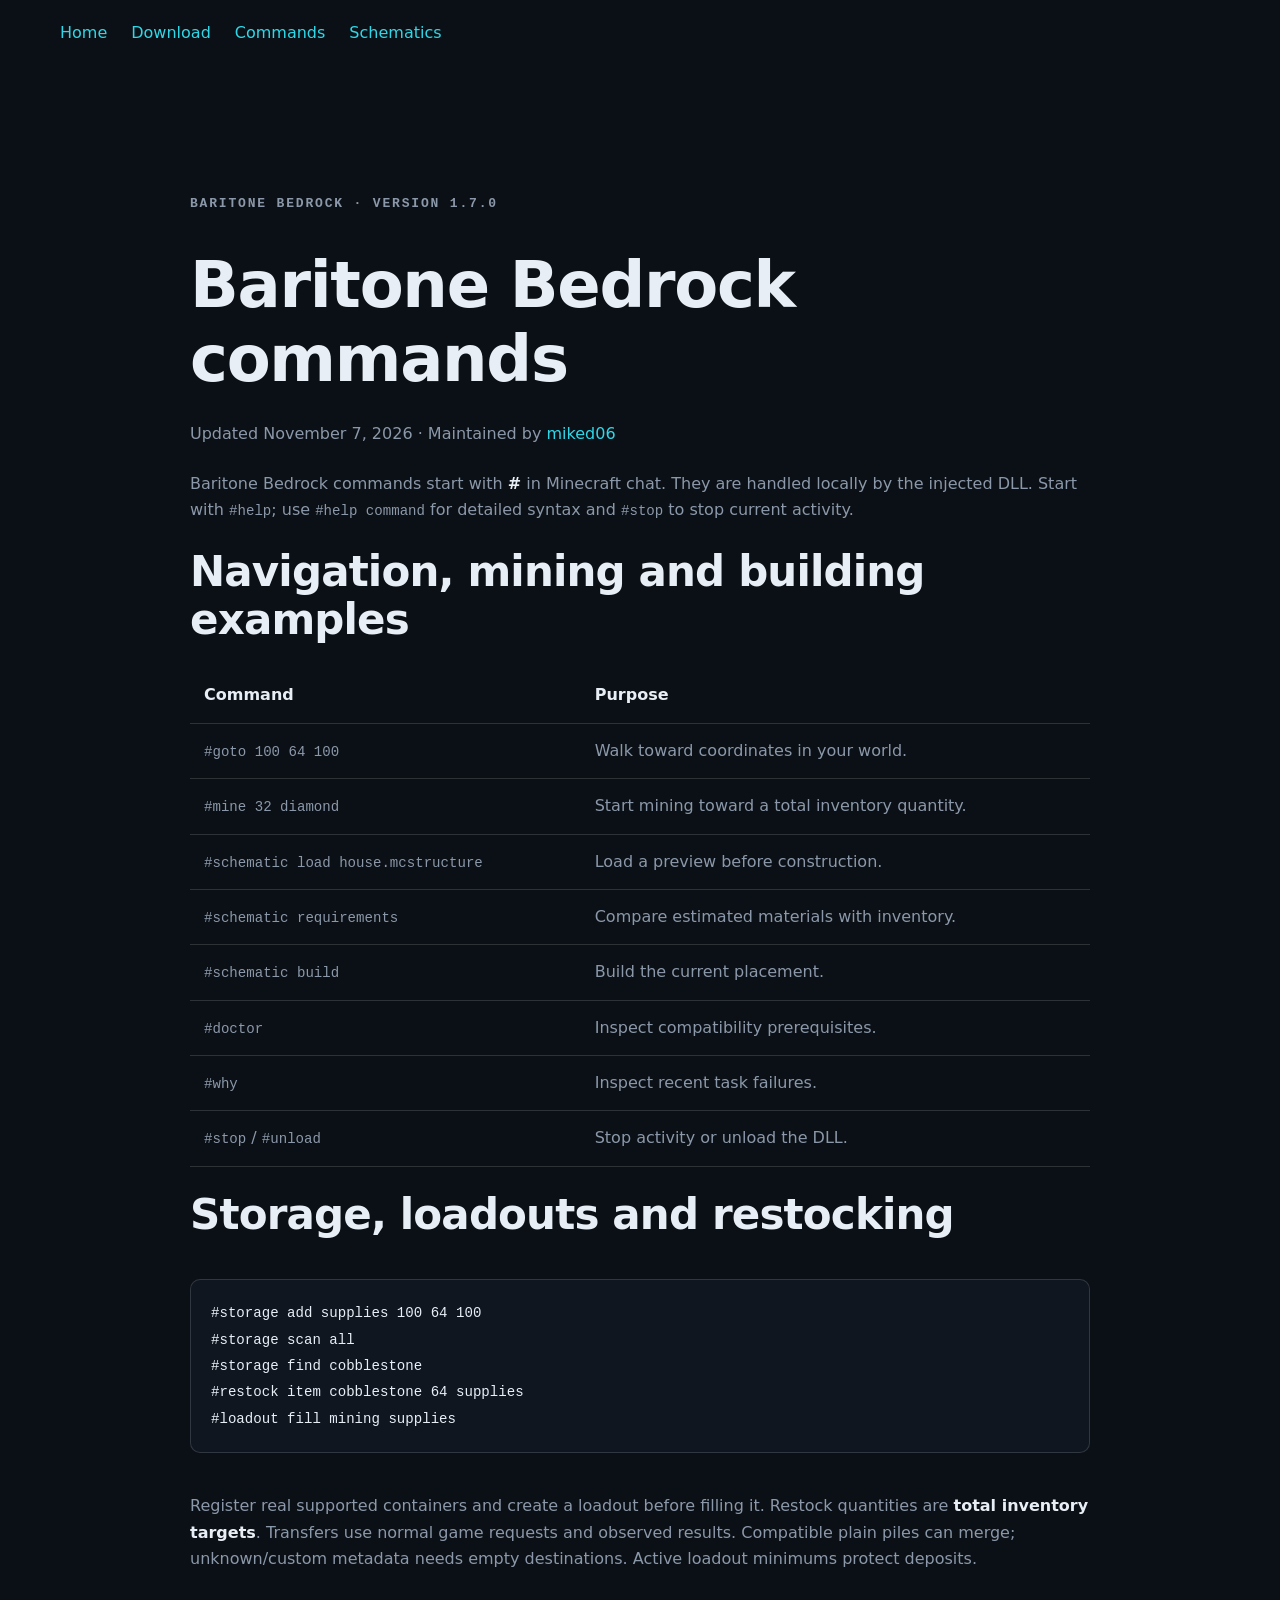
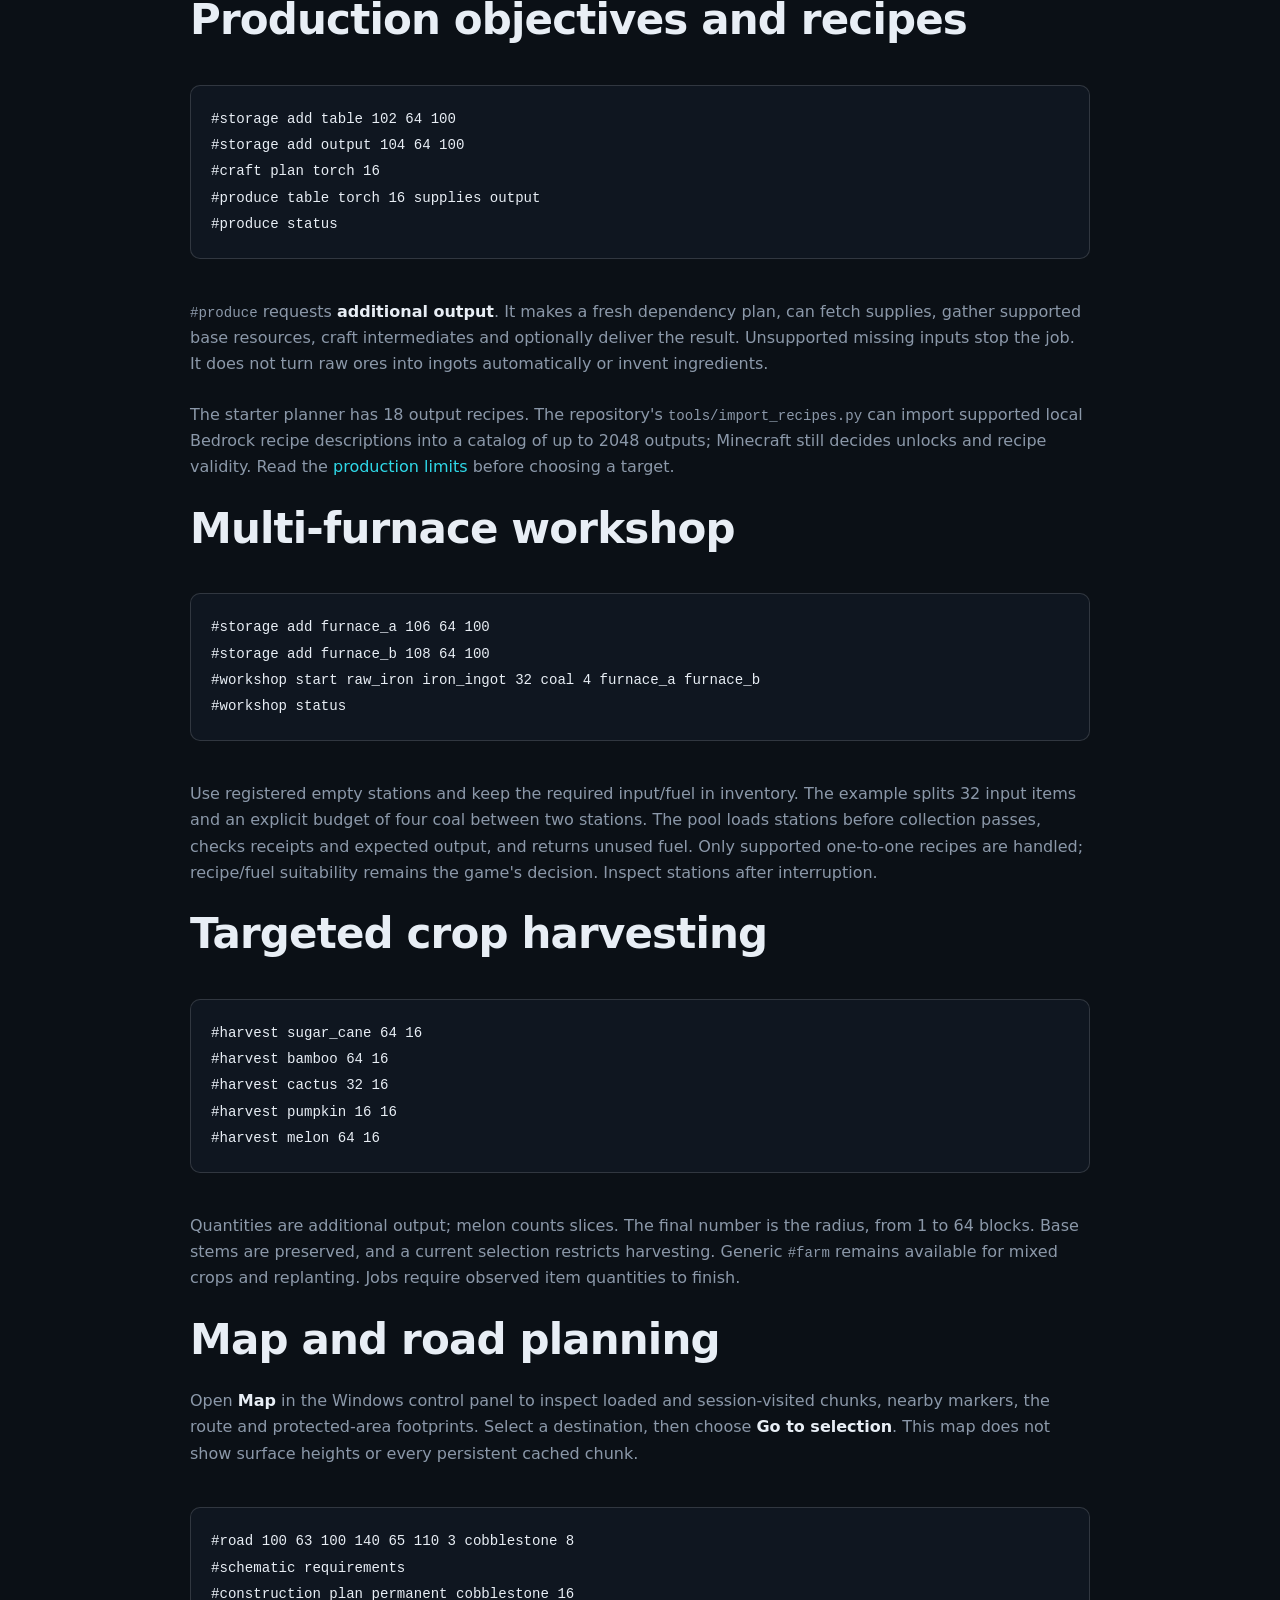
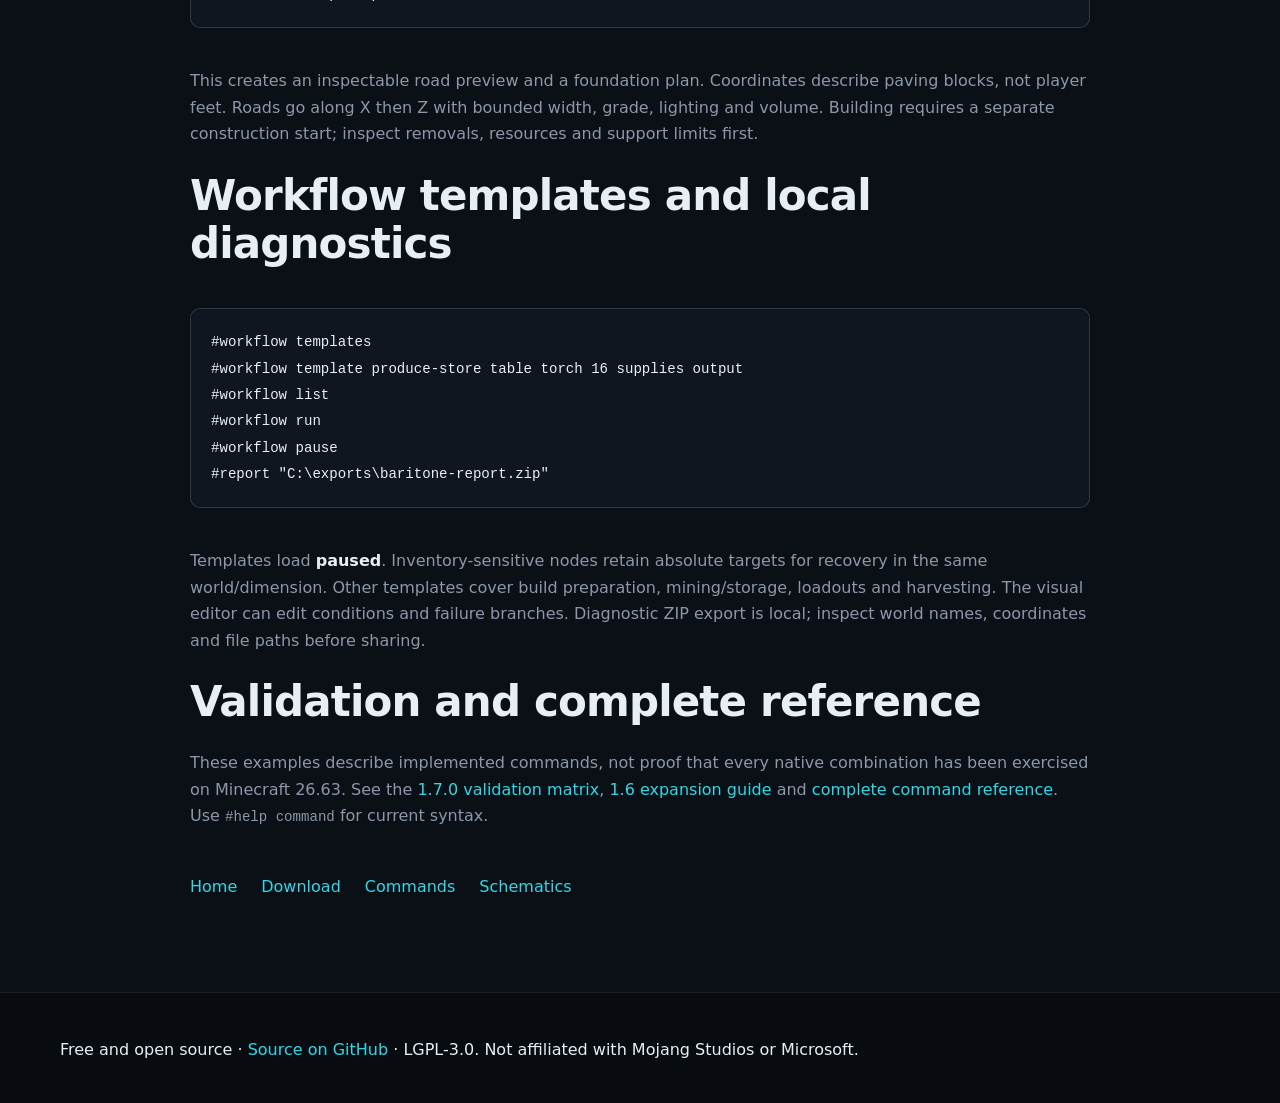
<file: commands.html>
<!doctype html><html lang="en"><head><meta charset="utf-8"><meta name="viewport" content="width=device-width, initial-scale=1"><title>Baritone Bedrock 1.7.0 Commands — Mining, Builds &amp; Workflows</title>
  <meta name="description" content="Use Baritone Bedrock 1.7.0 commands for mining, schematics, production, furnace batches and targeted harvesting. Includes workflow and diagnostic examples.">
  <meta name="robots" content="index,follow,max-image-preview:large">
  <link rel="canonical" href="https://miked06.github.io/baritone-bedrock-website/commands.html">
  <meta property="og:type" content="website">
  <meta property="og:site_name" content="Baritone Bedrock">
  <meta property="og:title" content="Baritone Bedrock 1.7.0 Commands — Mining, Builds &amp; Workflows">
  <meta property="og:description" content="Use Baritone Bedrock 1.7.0 commands for mining, schematics, production, furnace batches and targeted harvesting. Includes workflow and diagnostic examples.">
  <meta property="og:url" content="https://miked06.github.io/baritone-bedrock-website/commands.html">
  <meta property="og:image" content="https://miked06.github.io/baritone-bedrock-website/assets/img/og.png">
  <meta property="og:image:alt" content="Baritone Bedrock Minecraft pathfinding bot">
  <meta name="twitter:card" content="summary_large_image">
  <meta name="twitter:title" content="Baritone Bedrock 1.7.0 Commands — Mining, Builds &amp; Workflows">
  <meta name="twitter:description" content="Use Baritone Bedrock 1.7.0 commands for mining, schematics, production, furnace batches and targeted harvesting. Includes workflow and diagnostic examples.">
  <meta name="twitter:image" content="https://miked06.github.io/baritone-bedrock-website/assets/img/og.png"><meta name="theme-color" content="#0b1016"><link rel="icon" href="assets/img/favicon.svg" type="image/svg+xml"><link rel="stylesheet" href="assets/css/style.css"><script type="application/ld+json">{"@context": "https://schema.org", "@type": "WebPage", "url": "https://miked06.github.io/baritone-bedrock-website/commands.html", "name": "Baritone Bedrock 1.7.0 Commands \u2014 Mining, Builds & Workflows", "description": "Use Baritone Bedrock 1.7.0 commands for mining, schematics, production, furnace batches and targeted harvesting. Includes workflow and diagnostic examples.", "inLanguage": "en", "isPartOf": {"@id": "https://miked06.github.io/baritone-bedrock-website/#website"}, "dateModified": "2026-11-07", "breadcrumb": {"@type": "BreadcrumbList", "itemListElement": [{"@type": "ListItem", "position": 1, "name": "Baritone Bedrock", "item": "https://miked06.github.io/baritone-bedrock-website/"}, {"@type": "ListItem", "position": 2, "name": "Baritone Bedrock commands", "item": "https://miked06.github.io/baritone-bedrock-website/commands.html"}]}}</script></head><body><a class="skip" href="#main">Skip to content</a><header class="container"><nav class="guide-nav" aria-label="Guides"><a href="./">Home</a><a href="download.html">Download</a><a href="commands.html">Commands</a><a href="schematics.html">Schematics</a></nav></header><main class="container guide-main" id="main"><article class="guide-content"><p class="kicker">Baritone Bedrock · version 1.7.0</p><h1>Baritone Bedrock commands</h1><p>Updated <time datetime="2026-11-07">November 7, 2026</time> · Maintained by <a href="https://github.com/miked06">miked06</a></p>
<p>Baritone Bedrock commands start with <strong>#</strong> in Minecraft chat. They are handled locally by the injected DLL. Start with <code>#help</code>; use <code>#help command</code> for detailed syntax and <code>#stop</code> to stop current activity.</p>
<h2>Navigation, mining and building examples</h2>
<div class="table-wrap"><table><thead><tr><th>Command</th><th>Purpose</th></tr></thead><tbody>
<tr><td><code>#goto 100 64 100</code></td><td>Walk toward coordinates in your world.</td></tr>
<tr><td><code>#mine 32 diamond</code></td><td>Start mining toward a total inventory quantity.</td></tr>
<tr><td><code>#schematic load house.mcstructure</code></td><td>Load a preview before construction.</td></tr>
<tr><td><code>#schematic requirements</code></td><td>Compare estimated materials with inventory.</td></tr>
<tr><td><code>#schematic build</code></td><td>Build the current placement.</td></tr>
<tr><td><code>#doctor</code></td><td>Inspect compatibility prerequisites.</td></tr>
<tr><td><code>#why</code></td><td>Inspect recent task failures.</td></tr>
<tr><td><code>#stop</code> / <code>#unload</code></td><td>Stop activity or unload the DLL.</td></tr>
</tbody></table></div>
<h2>Storage, loadouts and restocking</h2>
<pre><code>#storage add supplies 100 64 100
#storage scan all
#storage find cobblestone
#restock item cobblestone 64 supplies
#loadout fill mining supplies</code></pre>
<p>Register real supported containers and create a loadout before filling it. Restock quantities are <strong>total inventory targets</strong>. Transfers use normal game requests and observed results. Compatible plain piles can merge; unknown/custom metadata needs empty destinations. Active loadout minimums protect deposits.</p>
<h2 id="production">Production objectives and recipes</h2>
<pre><code>#storage add table 102 64 100
#storage add output 104 64 100
#craft plan torch 16
#produce table torch 16 supplies output
#produce status</code></pre>
<p><code>#produce</code> requests <strong>additional output</strong>. It makes a fresh dependency plan, can fetch supplies, gather supported base resources, craft intermediates and optionally deliver the result. Unsupported missing inputs stop the job. It does not turn raw ores into ingots automatically or invent ingredients.</p>
<p>The starter planner has 18 output recipes. The repository's <code>tools/import_recipes.py</code> can import supported local Bedrock recipe descriptions into a catalog of up to 2048 outputs; Minecraft still decides unlocks and recipe validity. Read the <a href="https://github.com/miked06/baritone-bedrock/blob/v1.7.0/docs/WINDOWS_NEXT.md#production-objectives">production limits</a> before choosing a target.</p>
<h2 id="workshop">Multi-furnace workshop</h2>
<pre><code>#storage add furnace_a 106 64 100
#storage add furnace_b 108 64 100
#workshop start raw_iron iron_ingot 32 coal 4 furnace_a furnace_b
#workshop status</code></pre>
<p>Use registered empty stations and keep the required input/fuel in inventory. The example splits 32 input items and an explicit budget of four coal between two stations. The pool loads stations before collection passes, checks receipts and expected output, and returns unused fuel. Only supported one-to-one recipes are handled; recipe/fuel suitability remains the game's decision. Inspect stations after interruption.</p>
<h2 id="harvest">Targeted crop harvesting</h2>
<pre><code>#harvest sugar_cane 64 16
#harvest bamboo 64 16
#harvest cactus 32 16
#harvest pumpkin 16 16
#harvest melon 64 16</code></pre>
<p>Quantities are additional output; melon counts slices. The final number is the radius, from 1 to 64 blocks. Base stems are preserved, and a current selection restricts harvesting. Generic <code>#farm</code> remains available for mixed crops and replanting. Jobs require observed item quantities to finish.</p>
<h2 id="map-roads">Map and road planning</h2>
<p>Open <strong>Map</strong> in the Windows control panel to inspect loaded and session-visited chunks, nearby markers, the route and protected-area footprints. Select a destination, then choose <strong>Go to selection</strong>. This map does not show surface heights or every persistent cached chunk.</p>
<pre><code>#road 100 63 100 140 65 110 3 cobblestone 8
#schematic requirements
#construction plan permanent cobblestone 16</code></pre>
<p>This creates an inspectable road preview and a foundation plan. Coordinates describe paving blocks, not player feet. Roads go along X then Z with bounded width, grade, lighting and volume. Building requires a separate construction start; inspect removals, resources and support limits first.</p>
<h2 id="workflows">Workflow templates and local diagnostics</h2>
<pre><code>#workflow templates
#workflow template produce-store table torch 16 supplies output
#workflow list
#workflow run
#workflow pause
#report "C:\exports\baritone-report.zip"</code></pre>
<p>Templates load <strong>paused</strong>. Inventory-sensitive nodes retain absolute targets for recovery in the same world/dimension. Other templates cover build preparation, mining/storage, loadouts and harvesting. The visual editor can edit conditions and failure branches. Diagnostic ZIP export is local; inspect world names, coordinates and file paths before sharing.</p>
<h2>Validation and complete reference</h2>
<p>These examples describe implemented commands, not proof that every native combination has been exercised on Minecraft 26.63. See the <a href="https://github.com/miked06/baritone-bedrock/blob/v1.7.0/docs/WINDOWS_NEXT.md">1.7.0 validation matrix</a>, <a href="https://github.com/miked06/baritone-bedrock/blob/v1.7.0/docs/WINDOWS_EXPANSION.md">1.6 expansion guide</a> and <a href="https://github.com/miked06/baritone-bedrock/blob/v1.7.0/docs/COMMANDS.md">complete command reference</a>. Use <code>#help command</code> for current syntax.</p>
<nav class="guide-nav" aria-label="Guides"><a href="./">Home</a><a href="download.html">Download</a><a href="commands.html">Commands</a><a href="schematics.html">Schematics</a></nav></article></main><footer class="footer"><div class="container"><p>Free and open source · <a href="https://github.com/miked06/baritone-bedrock">Source on GitHub</a> · LGPL-3.0. Not affiliated with Mojang Studios or Microsoft.</p></div></footer></body></html>
</file>
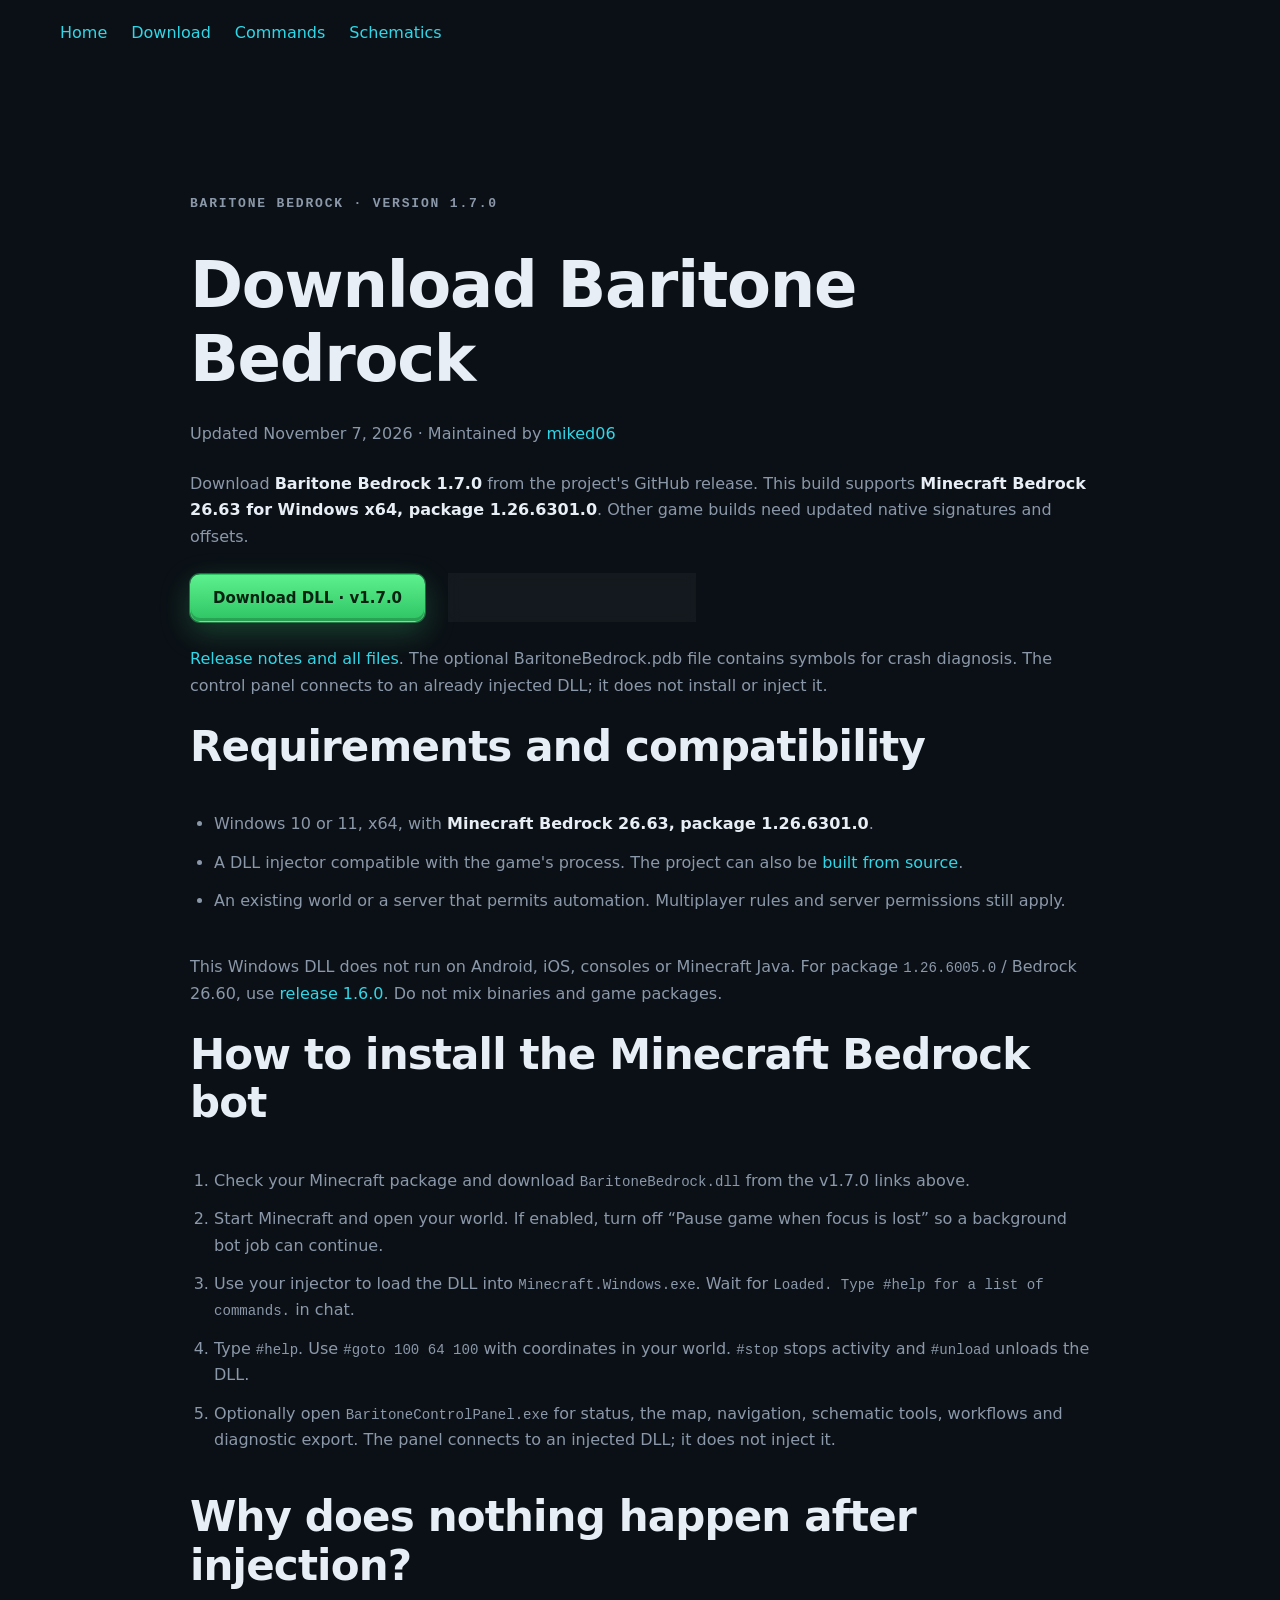
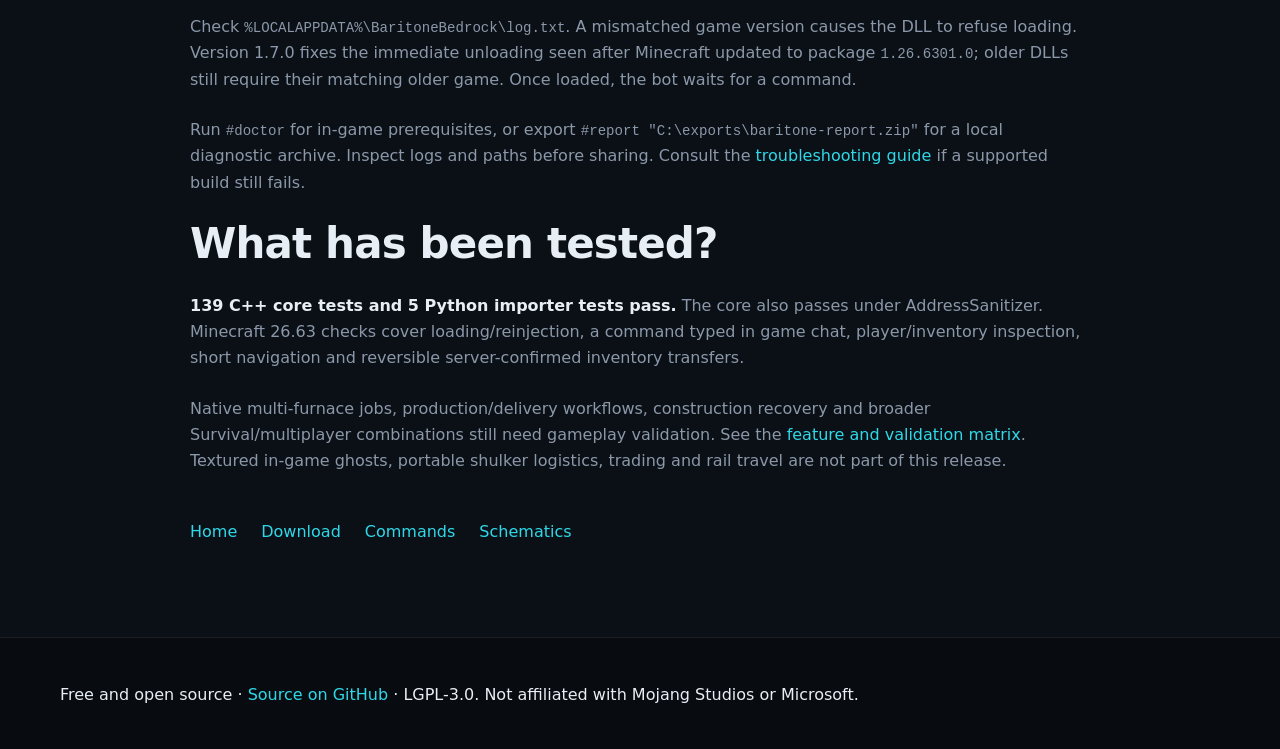
<file: download.html>
<!doctype html><html lang="en"><head><meta charset="utf-8"><meta name="viewport" content="width=device-width, initial-scale=1"><title>Download Baritone Bedrock 1.7.0 — Minecraft 26.63</title>
  <meta name="description" content="Download Baritone Bedrock 1.7.0 DLL and control panel for Minecraft 26.63, Windows package 1.26.6301.0. Installation, compatibility and validation details.">
  <meta name="robots" content="index,follow,max-image-preview:large">
  <link rel="canonical" href="https://miked06.github.io/baritone-bedrock-website/download.html">
  <meta property="og:type" content="website">
  <meta property="og:site_name" content="Baritone Bedrock">
  <meta property="og:title" content="Download Baritone Bedrock 1.7.0 — Minecraft 26.63">
  <meta property="og:description" content="Download Baritone Bedrock 1.7.0 DLL and control panel for Minecraft 26.63, Windows package 1.26.6301.0. Installation, compatibility and validation details.">
  <meta property="og:url" content="https://miked06.github.io/baritone-bedrock-website/download.html">
  <meta property="og:image" content="https://miked06.github.io/baritone-bedrock-website/assets/img/og.png">
  <meta property="og:image:alt" content="Baritone Bedrock Minecraft pathfinding bot">
  <meta name="twitter:card" content="summary_large_image">
  <meta name="twitter:title" content="Download Baritone Bedrock 1.7.0 — Minecraft 26.63">
  <meta name="twitter:description" content="Download Baritone Bedrock 1.7.0 DLL and control panel for Minecraft 26.63, Windows package 1.26.6301.0. Installation, compatibility and validation details.">
  <meta name="twitter:image" content="https://miked06.github.io/baritone-bedrock-website/assets/img/og.png"><meta name="theme-color" content="#0b1016"><link rel="icon" href="assets/img/favicon.svg" type="image/svg+xml"><link rel="stylesheet" href="assets/css/style.css"><script type="application/ld+json">{"@context": "https://schema.org", "@type": "WebPage", "url": "https://miked06.github.io/baritone-bedrock-website/download.html", "name": "Download Baritone Bedrock 1.7.0 \u2014 Minecraft 26.63", "description": "Download Baritone Bedrock 1.7.0 DLL and control panel for Minecraft 26.63, Windows package 1.26.6301.0. Installation, compatibility and validation details.", "inLanguage": "en", "isPartOf": {"@id": "https://miked06.github.io/baritone-bedrock-website/#website"}, "dateModified": "2026-11-07", "breadcrumb": {"@type": "BreadcrumbList", "itemListElement": [{"@type": "ListItem", "position": 1, "name": "Baritone Bedrock", "item": "https://miked06.github.io/baritone-bedrock-website/"}, {"@type": "ListItem", "position": 2, "name": "Download Baritone Bedrock", "item": "https://miked06.github.io/baritone-bedrock-website/download.html"}]}}</script></head><body><a class="skip" href="#main">Skip to content</a><header class="container"><nav class="guide-nav" aria-label="Guides"><a href="./">Home</a><a href="download.html">Download</a><a href="commands.html">Commands</a><a href="schematics.html">Schematics</a></nav></header><main class="container guide-main" id="main"><article class="guide-content"><p class="kicker">Baritone Bedrock · version 1.7.0</p><h1>Download Baritone Bedrock</h1><p>Updated <time datetime="2026-11-07">November 7, 2026</time> · Maintained by <a href="https://github.com/miked06">miked06</a></p>
<p>Download <strong>Baritone Bedrock 1.7.0</strong> from the project's GitHub release. This build supports <strong>Minecraft Bedrock 26.63 for Windows x64, package 1.26.6301.0</strong>. Other game builds need updated native signatures and offsets.</p>
<div class="guide-links"><a class="btn btn--primary" href="https://github.com/miked06/baritone-bedrock/releases/download/v1.7.0/BaritoneBedrock.dll">Download DLL · v1.7.0</a><a class="btn btn--ghost" href="https://github.com/miked06/baritone-bedrock/releases/download/v1.7.0/BaritoneControlPanel.exe">Download control panel</a></div>
<p><a href="https://github.com/miked06/baritone-bedrock/releases/tag/v1.7.0">Release notes and all files</a>. The optional BaritoneBedrock.pdb file contains symbols for crash diagnosis. The control panel connects to an already injected DLL; it does not install or inject it.</p>
<h2>Requirements and compatibility</h2>
<ul><li>Windows 10 or 11, x64, with <strong>Minecraft Bedrock 26.63, package 1.26.6301.0</strong>.</li>
<li>A DLL injector compatible with the game's process. The project can also be <a href="https://github.com/miked06/baritone-bedrock/blob/v1.7.0/docs/BUILDING.md">built from source</a>.</li>
<li>An existing world or a server that permits automation. Multiplayer rules and server permissions still apply.</li></ul>
<p>This Windows DLL does not run on Android, iOS, consoles or Minecraft Java. For package <code>1.26.6005.0</code> / Bedrock 26.60, use <a href="https://github.com/miked06/baritone-bedrock/releases/tag/v1.6.0">release 1.6.0</a>. Do not mix binaries and game packages.</p>
<h2>How to install the Minecraft Bedrock bot</h2>
<ol><li>Check your Minecraft package and download <code>BaritoneBedrock.dll</code> from the v1.7.0 links above.</li>
<li>Start Minecraft and open your world. If enabled, turn off “Pause game when focus is lost” so a background bot job can continue.</li>
<li>Use your injector to load the DLL into <code>Minecraft.Windows.exe</code>. Wait for <code>Loaded. Type #help for a list of commands.</code> in chat.</li>
<li>Type <code>#help</code>. Use <code>#goto 100 64 100</code> with coordinates in your world. <code>#stop</code> stops activity and <code>#unload</code> unloads the DLL.</li>
<li>Optionally open <code>BaritoneControlPanel.exe</code> for status, the map, navigation, schematic tools, workflows and diagnostic export. The panel connects to an injected DLL; it does not inject it.</li></ol>
<h2>Why does nothing happen after injection?</h2>
<p>Check <code>%LOCALAPPDATA%\BaritoneBedrock\log.txt</code>. A mismatched game version causes the DLL to refuse loading. Version 1.7.0 fixes the immediate unloading seen after Minecraft updated to package <code>1.26.6301.0</code>; older DLLs still require their matching older game. Once loaded, the bot waits for a command.</p>
<p>Run <code>#doctor</code> for in-game prerequisites, or export <code>#report "C:\exports\baritone-report.zip"</code> for a local diagnostic archive. Inspect logs and paths before sharing. Consult the <a href="https://github.com/miked06/baritone-bedrock/blob/v1.7.0/docs/TROUBLESHOOTING.md">troubleshooting guide</a> if a supported build still fails.</p>
<h2>What has been tested?</h2>
<p><strong>139 C++ core tests and 5 Python importer tests pass.</strong> The core also passes under AddressSanitizer. Minecraft 26.63 checks cover loading/reinjection, a command typed in game chat, player/inventory inspection, short navigation and reversible server-confirmed inventory transfers.</p>
<p>Native multi-furnace jobs, production/delivery workflows, construction recovery and broader Survival/multiplayer combinations still need gameplay validation. See the <a href="https://github.com/miked06/baritone-bedrock/blob/v1.7.0/docs/WINDOWS_NEXT.md">feature and validation matrix</a>. Textured in-game ghosts, portable shulker logistics, trading and rail travel are not part of this release.</p>
<nav class="guide-nav" aria-label="Guides"><a href="./">Home</a><a href="download.html">Download</a><a href="commands.html">Commands</a><a href="schematics.html">Schematics</a></nav></article></main><footer class="footer"><div class="container"><p>Free and open source · <a href="https://github.com/miked06/baritone-bedrock">Source on GitHub</a> · LGPL-3.0. Not affiliated with Mojang Studios or Microsoft.</p></div></footer></body></html>
</file>
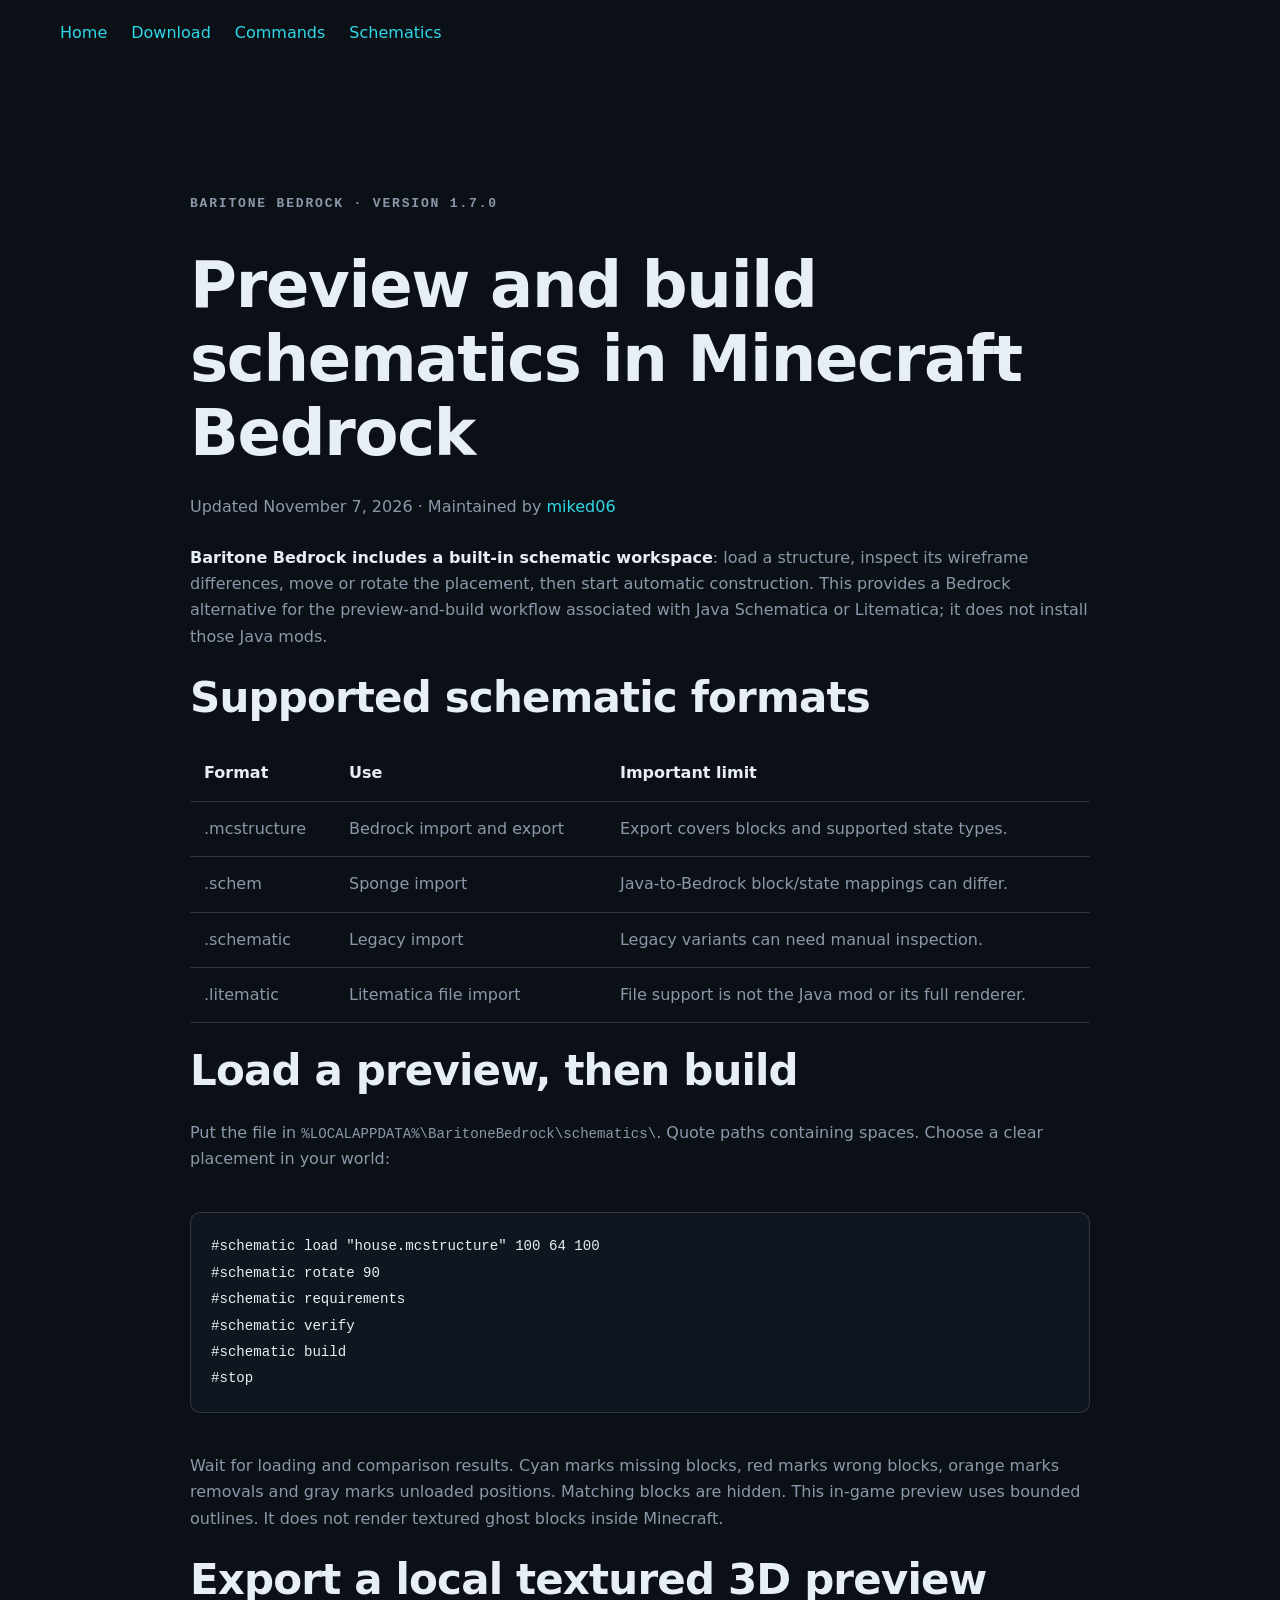
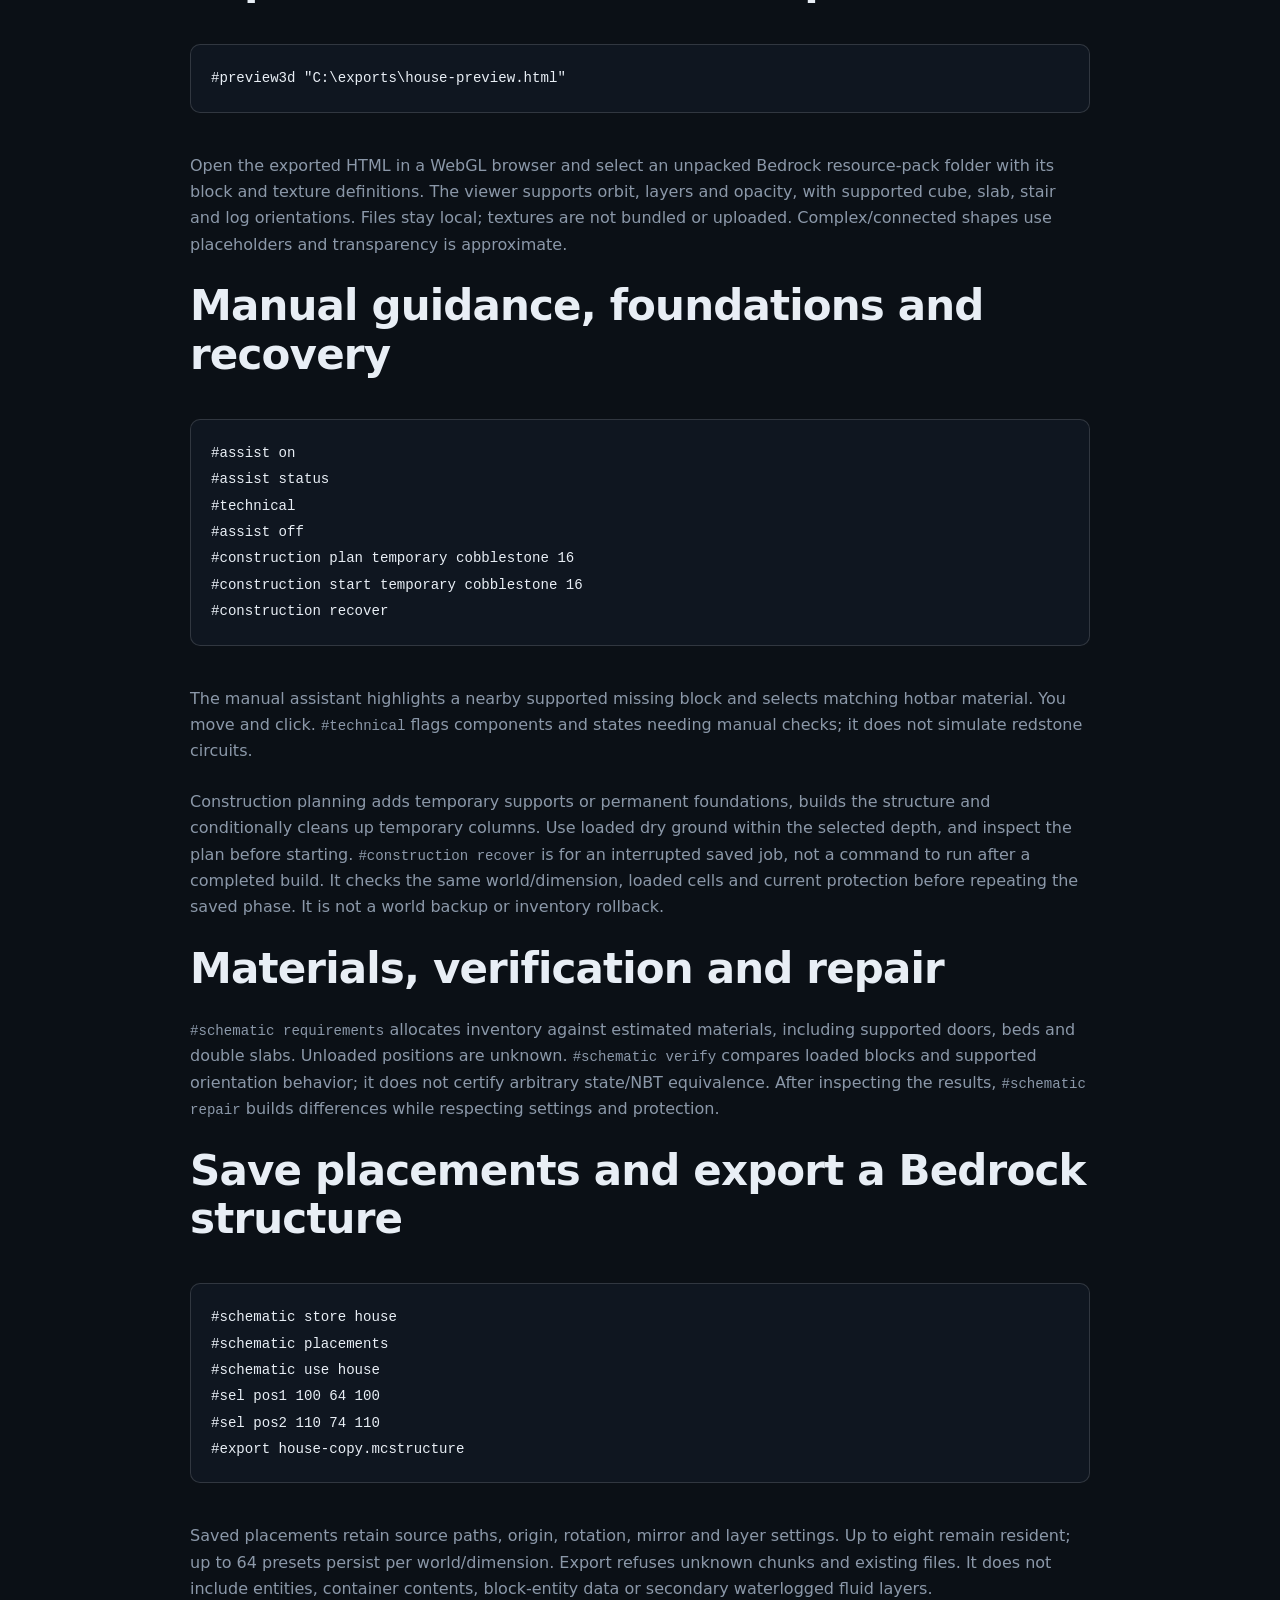
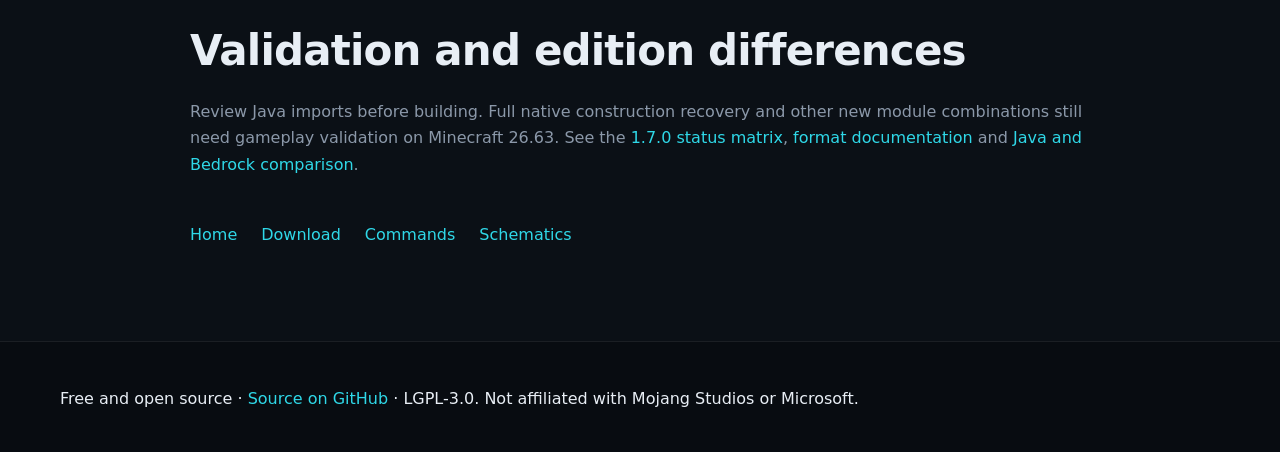
<file: schematics.html>
<!doctype html><html lang="en"><head><meta charset="utf-8"><meta name="viewport" content="width=device-width, initial-scale=1"><title>Baritone Bedrock Schematics — Preview, Build &amp; Recover</title>
  <meta name="description" content="Preview Minecraft Bedrock schematics, inspect materials and build with Baritone 1.7.0. Explore manual guidance, local textured exports and construction recovery.">
  <meta name="robots" content="index,follow,max-image-preview:large">
  <link rel="canonical" href="https://miked06.github.io/baritone-bedrock-website/schematics.html">
  <meta property="og:type" content="website">
  <meta property="og:site_name" content="Baritone Bedrock">
  <meta property="og:title" content="Baritone Bedrock Schematics — Preview, Build &amp; Recover">
  <meta property="og:description" content="Preview Minecraft Bedrock schematics, inspect materials and build with Baritone 1.7.0. Explore manual guidance, local textured exports and construction recovery.">
  <meta property="og:url" content="https://miked06.github.io/baritone-bedrock-website/schematics.html">
  <meta property="og:image" content="https://miked06.github.io/baritone-bedrock-website/assets/img/og.png">
  <meta property="og:image:alt" content="Baritone Bedrock Minecraft pathfinding bot">
  <meta name="twitter:card" content="summary_large_image">
  <meta name="twitter:title" content="Baritone Bedrock Schematics — Preview, Build &amp; Recover">
  <meta name="twitter:description" content="Preview Minecraft Bedrock schematics, inspect materials and build with Baritone 1.7.0. Explore manual guidance, local textured exports and construction recovery.">
  <meta name="twitter:image" content="https://miked06.github.io/baritone-bedrock-website/assets/img/og.png"><meta name="theme-color" content="#0b1016"><link rel="icon" href="assets/img/favicon.svg" type="image/svg+xml"><link rel="stylesheet" href="assets/css/style.css"><script type="application/ld+json">{"@context": "https://schema.org", "@type": "WebPage", "url": "https://miked06.github.io/baritone-bedrock-website/schematics.html", "name": "Baritone Bedrock Schematics \u2014 Preview, Build & Recover", "description": "Preview Minecraft Bedrock schematics, inspect materials and build with Baritone 1.7.0. Explore manual guidance, local textured exports and construction recovery.", "inLanguage": "en", "isPartOf": {"@id": "https://miked06.github.io/baritone-bedrock-website/#website"}, "dateModified": "2026-11-07", "breadcrumb": {"@type": "BreadcrumbList", "itemListElement": [{"@type": "ListItem", "position": 1, "name": "Baritone Bedrock", "item": "https://miked06.github.io/baritone-bedrock-website/"}, {"@type": "ListItem", "position": 2, "name": "Preview and build schematics in Minecraft Bedrock", "item": "https://miked06.github.io/baritone-bedrock-website/schematics.html"}]}}</script></head><body><a class="skip" href="#main">Skip to content</a><header class="container"><nav class="guide-nav" aria-label="Guides"><a href="./">Home</a><a href="download.html">Download</a><a href="commands.html">Commands</a><a href="schematics.html">Schematics</a></nav></header><main class="container guide-main" id="main"><article class="guide-content"><p class="kicker">Baritone Bedrock · version 1.7.0</p><h1>Preview and build schematics in Minecraft Bedrock</h1><p>Updated <time datetime="2026-11-07">November 7, 2026</time> · Maintained by <a href="https://github.com/miked06">miked06</a></p>
<p><strong>Baritone Bedrock includes a built-in schematic workspace</strong>: load a structure, inspect its wireframe differences, move or rotate the placement, then start automatic construction. This provides a Bedrock alternative for the preview-and-build workflow associated with Java Schematica or Litematica; it does not install those Java mods.</p>
<h2>Supported schematic formats</h2>
<div class="table-wrap"><table><thead><tr><th>Format</th><th>Use</th><th>Important limit</th></tr></thead><tbody>
<tr><td>.mcstructure</td><td>Bedrock import and export</td><td>Export covers blocks and supported state types.</td></tr>
<tr><td>.schem</td><td>Sponge import</td><td>Java-to-Bedrock block/state mappings can differ.</td></tr>
<tr><td>.schematic</td><td>Legacy import</td><td>Legacy variants can need manual inspection.</td></tr>
<tr><td>.litematic</td><td>Litematica file import</td><td>File support is not the Java mod or its full renderer.</td></tr>
</tbody></table></div>
<h2>Load a preview, then build</h2>
<p>Put the file in <code>%LOCALAPPDATA%\BaritoneBedrock\schematics\</code>. Quote paths containing spaces. Choose a clear placement in your world:</p>
<pre><code>#schematic load "house.mcstructure" 100 64 100
#schematic rotate 90
#schematic requirements
#schematic verify
#schematic build
#stop</code></pre>
<p>Wait for loading and comparison results. Cyan marks missing blocks, red marks wrong blocks, orange marks removals and gray marks unloaded positions. Matching blocks are hidden. This in-game preview uses bounded outlines. It does not render textured ghost blocks inside Minecraft.</p>
<h2 id="textured-preview">Export a local textured 3D preview</h2>
<pre><code>#preview3d "C:\exports\house-preview.html"</code></pre>
<p>Open the exported HTML in a WebGL browser and select an unpacked Bedrock resource-pack folder with its block and texture definitions. The viewer supports orbit, layers and opacity, with supported cube, slab, stair and log orientations. Files stay local; textures are not bundled or uploaded. Complex/connected shapes use placeholders and transparency is approximate.</p>
<h2 id="construction">Manual guidance, foundations and recovery</h2>
<pre><code>#assist on
#assist status
#technical
#assist off
#construction plan temporary cobblestone 16
#construction start temporary cobblestone 16
#construction recover</code></pre>
<p>The manual assistant highlights a nearby supported missing block and selects matching hotbar material. You move and click. <code>#technical</code> flags components and states needing manual checks; it does not simulate redstone circuits.</p>
<p>Construction planning adds temporary supports or permanent foundations, builds the structure and conditionally cleans up temporary columns. Use loaded dry ground within the selected depth, and inspect the plan before starting. <code>#construction recover</code> is for an interrupted saved job, not a command to run after a completed build. It checks the same world/dimension, loaded cells and current protection before repeating the saved phase. It is not a world backup or inventory rollback.</p>
<h2>Materials, verification and repair</h2>
<p><code>#schematic requirements</code> allocates inventory against estimated materials, including supported doors, beds and double slabs. Unloaded positions are unknown. <code>#schematic verify</code> compares loaded blocks and supported orientation behavior; it does not certify arbitrary state/NBT equivalence. After inspecting the results, <code>#schematic repair</code> builds differences while respecting settings and protection.</p>
<h2>Save placements and export a Bedrock structure</h2>
<pre><code>#schematic store house
#schematic placements
#schematic use house
#sel pos1 100 64 100
#sel pos2 110 74 110
#export house-copy.mcstructure</code></pre>
<p>Saved placements retain source paths, origin, rotation, mirror and layer settings. Up to eight remain resident; up to 64 presets persist per world/dimension. Export refuses unknown chunks and existing files. It does not include entities, container contents, block-entity data or secondary waterlogged fluid layers.</p>
<h2>Validation and edition differences</h2>
<p>Review Java imports before building. Full native construction recovery and other new module combinations still need gameplay validation on Minecraft 26.63. See the <a href="https://github.com/miked06/baritone-bedrock/blob/v1.7.0/docs/WINDOWS_NEXT.md">1.7.0 status matrix</a>, <a href="https://github.com/miked06/baritone-bedrock/blob/v1.7.0/docs/SCHEMATICS.md">format documentation</a> and <a href="https://github.com/miked06/baritone-bedrock/blob/v1.7.0/docs/FEATURE_COMPARISON.md">Java and Bedrock comparison</a>.</p>
<nav class="guide-nav" aria-label="Guides"><a href="./">Home</a><a href="download.html">Download</a><a href="commands.html">Commands</a><a href="schematics.html">Schematics</a></nav></article></main><footer class="footer"><div class="container"><p>Free and open source · <a href="https://github.com/miked06/baritone-bedrock">Source on GitHub</a> · LGPL-3.0. Not affiliated with Mojang Studios or Microsoft.</p></div></footer></body></html>
</file>
<file: assets/css/style.css>
/* Baritone Bedrock website. Plain CSS, no build step (GitHub Pages). */

:root {
  --bg: #0b1016;
  --bg-2: #0f1620;
  --bg-3: #141d29;
  --line: rgba(255, 255, 255, 0.08);
  --line-2: rgba(255, 255, 255, 0.14);
  --text: #e8eef5;
  --muted: #8b98a9;
  --dim: #5d6a7b;

  /* Baritone's render colors */
  --red: #ff4d57;     /* colorCurrentPath */
  --green: #45e07a;   /* colorGoalBox */
  --blue: #4d7dff;    /* colorBestPathSoFar */
  --cyan: #2fd8e8;    /* colorSelection */
  --magenta: #e04dff; /* colorNextPath */
  --gold: #ffcc33;
  --violet: #9b7bff;
  --orange: #ff9b3d;
  --pink: #ff6fb1;
  --lime: #b6f03c;

  --grass: #5fa83a;
  --grass-dark: #3f7a24;
  --dirt: #8a5a35;

  --radius: 14px;
  --radius-sm: 8px;
  --shadow: 0 20px 60px rgba(0, 0, 0, 0.45);
  --container: 1160px;
  --ease: cubic-bezier(0.2, 0.8, 0.2, 1);

  --font: "Inter", system-ui, -apple-system, "Segoe UI", sans-serif;
  --pixel: "Pixelify Sans", "Inter", system-ui, sans-serif;
  --mono: "JetBrains Mono", ui-monospace, "Cascadia Code", Consolas, monospace;
}

*, *::before, *::after { box-sizing: border-box; }
html { scroll-behavior: smooth; -webkit-text-size-adjust: 100%; }
body {
  margin: 0;
  background: var(--bg);
  color: var(--text);
  font: 400 16px/1.65 var(--font);
  -webkit-font-smoothing: antialiased;
  overflow-x: hidden;
}
img, video, canvas { display: block; max-width: 100%; }
a { color: var(--cyan); text-decoration: none; }
a:hover { text-decoration: underline; text-underline-offset: 3px; }
h1, h2, h3 { line-height: 1.15; margin: 0; letter-spacing: -0.02em; }
p { margin: 0; }
code, .inline { font-family: var(--mono); font-size: 0.88em; }
code.inline {
  background: rgba(255, 255, 255, 0.06);
  border: 1px solid var(--line);
  padding: 0.08em 0.4em;
  border-radius: 5px;
  color: #cfe3f3;
}
::selection { background: rgba(69, 224, 122, 0.35); }
.pixel { font-family: var(--pixel); font-weight: 700; letter-spacing: 0.01em; }
.muted { color: var(--muted); }
.container { width: min(var(--container), calc(100% - 40px)); margin-inline: auto; }

.skip { position: absolute; left: -999px; top: 0; z-index: 100; background: var(--green); color: #04110a; padding: 8px 14px; }
.skip:focus { left: 12px; top: 12px; }

:focus-visible { outline: 2px solid var(--green); outline-offset: 3px; border-radius: 4px; }

/* ------------------------------------------------------------------ buttons */
.btn {
  --h: 48px;
  display: inline-flex; align-items: center; gap: 10px;
  height: var(--h); padding: 0 22px;
  border-radius: 10px; border: 1px solid transparent;
  font: 600 15px/1 var(--font); color: var(--text);
  cursor: pointer; text-decoration: none !important;
  transition: transform 0.2s var(--ease), background 0.2s, border-color 0.2s, box-shadow 0.2s;
  white-space: nowrap;
}
.btn:active { transform: translateY(1px) scale(0.98); }
.btn--sm { --h: 38px; padding: 0 14px; font-size: 14px; border-radius: 9px; }
.btn--primary {
  background: linear-gradient(180deg, #5df08f, #2fc463);
  color: #062312;
  box-shadow: 0 0 0 1px rgba(69, 224, 122, 0.4), 0 10px 30px rgba(69, 224, 122, 0.25), inset 0 -3px 0 rgba(0, 0, 0, 0.18);
}
.btn--primary:hover { transform: translateY(-2px); box-shadow: 0 0 0 1px rgba(69, 224, 122, 0.6), 0 16px 40px rgba(69, 224, 122, 0.35), inset 0 -3px 0 rgba(0, 0, 0, 0.18); }
.btn--ghost { background: rgba(255, 255, 255, 0.04); border-color: var(--line-2); backdrop-filter: blur(6px); }
.btn--ghost:hover { background: rgba(255, 255, 255, 0.09); border-color: rgba(255, 255, 255, 0.28); transform: translateY(-2px); }

/* ------------------------------------------------------------------ nav */
.nav {
  position: fixed; inset: 0 0 auto 0; z-index: 50;
  transition: background 0.3s, border-color 0.3s, backdrop-filter 0.3s;
  border-bottom: 1px solid transparent;
}
.nav.is-scrolled { background: rgba(11, 16, 22, 0.72); backdrop-filter: blur(14px) saturate(1.4); border-bottom-color: var(--line); }
.nav__inner { display: flex; align-items: center; gap: 28px; height: 68px; width: min(1240px, calc(100% - 32px)); margin-inline: auto; }
.brand { display: inline-flex; align-items: center; gap: 10px; color: var(--text); font: 500 18px var(--pixel); text-decoration: none !important; }
.brand b { color: var(--green); font-weight: 700; }
.nav__links { display: flex; gap: 4px; margin-left: auto; }
.nav__links a { color: var(--muted); font-size: 14.5px; font-weight: 500; padding: 8px 12px; border-radius: 8px; transition: color 0.2s, background 0.2s; }
.nav__links a:hover { color: var(--text); background: rgba(255, 255, 255, 0.06); text-decoration: none; }
.nav__toggle { display: none; }

/* ------------------------------------------------------------------ hero */
.hero { position: relative; min-height: 100svh; display: grid; align-items: center; overflow: hidden; isolation: isolate; }
.hero__canvas { position: absolute; inset: 0; width: 100%; height: 100%; z-index: -2; }
.hero__fade {
  position: absolute; inset: 0; z-index: -1; pointer-events: none;
  background:
    radial-gradient(1200px 600px at 20% 40%, rgba(11, 16, 22, 0.92), rgba(11, 16, 22, 0.35) 60%, transparent 80%),
    linear-gradient(180deg, rgba(11, 16, 22, 0.2) 0%, transparent 30%, transparent 70%, var(--bg) 100%);
}
.hero__content { width: min(var(--container), calc(100% - 40px)); margin-inline: auto; padding: 120px 0 90px; max-width: var(--container); }
.hero__content > * { max-width: 640px; }
.eyebrow {
  display: inline-flex; align-items: center; gap: 10px;
  font: 500 13px var(--mono); color: #bfe9cf;
  padding: 7px 14px; border-radius: 999px;
  background: rgba(69, 224, 122, 0.08); border: 1px solid rgba(69, 224, 122, 0.25);
}
.dot { width: 8px; height: 8px; border-radius: 50%; background: var(--green); box-shadow: 0 0 0 0 rgba(69, 224, 122, 0.7); animation: pulse 2s infinite; }
@keyframes pulse { 70% { box-shadow: 0 0 0 10px rgba(69, 224, 122, 0); } 100% { box-shadow: 0 0 0 0 rgba(69, 224, 122, 0); } }
.hero__title { margin: 22px 0 18px; font-size: clamp(56px, 9vw, 112px); line-height: 0.92; display: flex; flex-direction: column; }
.hero__title .pixel { text-shadow: 0 6px 0 rgba(0, 0, 0, 0.35); }
.hero__title-accent {
  background: linear-gradient(90deg, var(--green), var(--cyan) 60%, var(--blue));
  -webkit-background-clip: text; background-clip: text; color: transparent;
  background-size: 200% 100%; animation: shine 8s linear infinite;
  filter: drop-shadow(0 6px 0 rgba(0, 0, 0, 0.35));
  text-shadow: none !important;
}
@keyframes shine { to { background-position: -200% 0; } }
.hero__lead { font-size: clamp(17px, 1.6vw, 20px); color: #c4cfdc; max-width: 560px; }
.hero__lead a { color: var(--text); text-decoration: underline; text-decoration-color: rgba(255, 255, 255, 0.3); text-underline-offset: 4px; }
.hero__cta { display: flex; flex-wrap: wrap; gap: 12px; margin-top: 32px; }
.hero__chat {
  display: inline-flex; align-items: center; gap: 4px; margin-top: 34px;
  padding: 10px 16px; min-width: 320px;
  background: rgba(0, 0, 0, 0.55); border: 1px solid rgba(255, 255, 255, 0.1); border-radius: 6px;
  font: 500 17px var(--pixel); color: #fff; backdrop-filter: blur(4px);
}
.chat-prefix { color: var(--dim); }
.caret { display: inline-block; width: 9px; height: 1.05em; margin-left: 2px; background: currentColor; vertical-align: -0.15em; animation: blink 1s steps(1) infinite; }
@keyframes blink { 50% { opacity: 0; } }
.hero__scroll { position: absolute; left: 50%; bottom: 26px; transform: translateX(-50%); width: 26px; height: 42px; border: 2px solid rgba(255, 255, 255, 0.3); border-radius: 14px; }
.hero__scroll span { position: absolute; left: 50%; top: 8px; width: 4px; height: 8px; margin-left: -2px; border-radius: 2px; background: #fff; animation: scrolly 1.8s var(--ease) infinite; }
@keyframes scrolly { 0% { opacity: 0; transform: translateY(0); } 30% { opacity: 1; } 100% { opacity: 0; transform: translateY(14px); } }

/* ------------------------------------------------------------------ stats */
.stats { border-block: 1px solid var(--line); background: linear-gradient(180deg, rgba(255, 255, 255, 0.02), transparent); }
.stats__grid { display: grid; grid-template-columns: repeat(4, 1fr); }
.stat { padding: 34px 20px; text-align: center; border-right: 1px solid var(--line); }
.stat:last-child { border-right: 0; }
.stat b { display: block; font: 700 clamp(36px, 4vw, 52px)/1 var(--pixel); color: var(--text); }
.stat span { display: block; margin-top: 8px; color: var(--muted); font-size: 14px; }

/* ------------------------------------------------------------------ sections */
.section { padding: clamp(80px, 11vw, 140px) 0; position: relative; }
.section--alt { background: var(--bg-2); border-block: 1px solid var(--line); }
.section--alt::before {
  content: ""; position: absolute; inset: 0; pointer-events: none; opacity: 0.5;
  background-image: linear-gradient(var(--line) 1px, transparent 1px), linear-gradient(90deg, var(--line) 1px, transparent 1px);
  background-size: 48px 48px;
  mask-image: radial-gradient(ellipse at 50% 0%, #000 0%, transparent 70%);
}
.section__head { max-width: 720px; margin: 0 auto 56px; text-align: center; position: relative; }
.kicker { font: 600 13px var(--mono); text-transform: uppercase; letter-spacing: 0.14em; color: var(--green); margin-bottom: 14px; }
.section h2 { font-size: clamp(32px, 4.4vw, 52px); font-weight: 800; }
.section__lead { margin-top: 18px; color: var(--muted); font-size: 18px; }

/* ------------------------------------------------------------------ features */
.features { display: grid; grid-template-columns: repeat(3, 1fr); gap: 18px; }
.card {
  --accent: var(--green);
  position: relative; padding: 28px 26px 24px; border-radius: var(--radius);
  background: linear-gradient(180deg, rgba(255, 255, 255, 0.035), rgba(255, 255, 255, 0.01));
  border: 1px solid var(--line);
  display: flex; flex-direction: column; gap: 12px; overflow: hidden;
  transition: transform 0.35s var(--ease), border-color 0.35s, box-shadow 0.35s;
}
.card::before {
  content: ""; position: absolute; inset: 0; pointer-events: none; opacity: 0; transition: opacity 0.35s;
  background: radial-gradient(360px circle at var(--mx, 50%) var(--my, 0%), color-mix(in srgb, var(--accent) 18%, transparent), transparent 60%);
}
.card:hover { transform: translateY(-4px); border-color: color-mix(in srgb, var(--accent) 40%, transparent); box-shadow: 0 18px 50px rgba(0, 0, 0, 0.35); }
.card:hover::before { opacity: 1; }
.card__icon {
  width: 46px; height: 46px; display: grid; place-items: center; border-radius: 10px;
  color: var(--accent); background: color-mix(in srgb, var(--accent) 12%, transparent);
  border: 1px solid color-mix(in srgb, var(--accent) 30%, transparent);
}
.card__icon svg { width: 24px; height: 24px; shape-rendering: crispEdges; }
.card h3 { font-size: 20px; font-weight: 700; }
.card p { color: var(--muted); font-size: 15px; flex: 1; }
.card > code {
  align-self: flex-start; margin-top: 6px;
  padding: 6px 10px; border-radius: 6px; font-size: 13px;
  background: rgba(0, 0, 0, 0.35); border: 1px solid var(--line); color: color-mix(in srgb, var(--accent) 70%, white);
}

/* ------------------------------------------------------------------ demo */
.tag { font: 600 0.82em var(--mono); padding: 1px 8px; border-radius: 5px; white-space: nowrap; }
.tag--steve { background: rgba(47, 216, 232, 0.15); color: var(--cyan); }
.tag--goal { background: rgba(69, 224, 122, 0.15); color: var(--green); }
.demo {
  position: relative; border-radius: 18px; overflow: hidden;
  border: 1px solid var(--line-2); background: #0a0f15; box-shadow: var(--shadow);
}
.demo__toolbar { display: flex; flex-wrap: wrap; gap: 12px 22px; align-items: center; justify-content: space-between; padding: 14px 16px; border-bottom: 1px solid var(--line); background: rgba(255, 255, 255, 0.02); }
.demo__group { display: flex; flex-wrap: wrap; gap: 8px; align-items: center; }
.tool {
  display: inline-flex; align-items: center; gap: 8px; height: 36px; padding: 0 12px;
  border-radius: 8px; border: 1px solid var(--line); background: rgba(255, 255, 255, 0.03);
  color: var(--muted); font: 500 14px var(--font); cursor: pointer; transition: all 0.2s;
}
.tool:hover { color: var(--text); border-color: var(--line-2); }
.tool.is-active { color: var(--text); border-color: rgba(69, 224, 122, 0.5); background: rgba(69, 224, 122, 0.08); }
.sw { width: 14px; height: 14px; border-radius: 3px; box-shadow: inset 0 0 0 1px rgba(0, 0, 0, 0.3); }
.sw--stone { background: #7d8590; }
.sw--water { background: #3f76e4; }
.sw--lava { background: #f2701c; }
.sw--grass { background: var(--grass); }
.switch { display: inline-flex; align-items: center; gap: 9px; color: var(--muted); font: 500 13.5px var(--mono); cursor: pointer; user-select: none; }
.switch input { position: absolute; opacity: 0; pointer-events: none; }
.switch span { width: 36px; height: 20px; border-radius: 20px; background: rgba(255, 255, 255, 0.12); position: relative; transition: background 0.2s; }
.switch span::after { content: ""; position: absolute; top: 3px; left: 3px; width: 14px; height: 14px; border-radius: 50%; background: #fff; transition: transform 0.25s var(--ease); }
.switch input:checked + span { background: var(--green); }
.switch input:checked + span::after { transform: translateX(16px); }
.switch input:focus-visible + span { outline: 2px solid var(--green); outline-offset: 2px; }
.demo__stage { position: relative; aspect-ratio: 2 / 1; background: #0c131b; touch-action: none; }
.demo__stage canvas { width: 100%; height: 100%; cursor: crosshair; image-rendering: pixelated; }
.demo__stats { display: grid; grid-template-columns: repeat(4, 1fr); border-top: 1px solid var(--line); }
.demo__stats div { padding: 14px 18px; border-right: 1px solid var(--line); }
.demo__stats div:last-child { border-right: 0; }
.demo__stats span { display: block; color: var(--dim); font-size: 12.5px; text-transform: uppercase; letter-spacing: 0.08em; }
.demo__stats b { font: 600 20px var(--mono); }
.demo__legend { display: flex; flex-wrap: wrap; gap: 8px 20px; padding: 12px 18px 16px; color: var(--muted); font-size: 13px; border-top: 1px solid var(--line); }
.lg { display: inline-block; width: 12px; height: 12px; margin-right: 7px; border-radius: 3px; vertical-align: -1px; }
.lg--open { background: rgba(77, 125, 255, 0.55); }
.lg--closed { background: rgba(77, 125, 255, 0.18); }
.lg--best { background: var(--blue); height: 4px; vertical-align: 3px; }
.lg--path { background: var(--red); height: 4px; vertical-align: 3px; }
.lg--break { background: transparent; box-shadow: inset 0 0 0 2px var(--red); }

/* ------------------------------------------------------------------ gallery */
.gallery { display: grid; grid-template-columns: repeat(12, 1fr); gap: 16px; }
.shot {
  position: relative; grid-column: span 4; border-radius: var(--radius); overflow: hidden;
  border: 1px solid var(--line-2); background: var(--bg-3); cursor: zoom-in;
  aspect-ratio: 16 / 9; padding: 0; color: inherit; text-align: left;
  transition: transform 0.4s var(--ease), box-shadow 0.4s;
}
.shot--wide { grid-column: span 8; grid-row: span 2; aspect-ratio: auto; }
.shot img, .shot video { width: 100%; height: 100%; object-fit: cover; transition: transform 0.8s var(--ease); }
.shot:hover { transform: translateY(-4px); box-shadow: 0 24px 60px rgba(0, 0, 0, 0.5); }
.shot:hover img, .shot:hover video { transform: scale(1.04); }
.shot__cap {
  position: absolute; inset: auto 0 0 0; padding: 40px 16px 14px;
  background: linear-gradient(transparent, rgba(0, 0, 0, 0.82));
  font-size: 14px; color: #dbe5ef;
}
.shot__cap b { display: block; font: 600 16px var(--font); color: #fff; }
.shot__cap code { color: var(--green); }
.shot__badge { position: absolute; top: 12px; left: 12px; font: 600 11px var(--mono); letter-spacing: 0.1em; padding: 4px 8px; border-radius: 5px; background: rgba(255, 77, 87, 0.9); color: #fff; }
.gallery__empty { grid-column: 1 / -1; text-align: center; color: var(--muted); padding: 40px; border: 1px dashed var(--line-2); border-radius: var(--radius); }

.lightbox { position: fixed; inset: 0; z-index: 80; background: rgba(3, 6, 9, 0.92); display: grid; place-items: center; padding: 4vmin; backdrop-filter: blur(6px); animation: fade 0.25s; }
.lightbox[hidden] { display: none; }
.lightbox__body { max-width: min(1400px, 100%); max-height: 100%; }
.lightbox__body img, .lightbox__body video { max-height: 86vh; border-radius: 10px; box-shadow: var(--shadow); }
.lightbox__body p { margin-top: 12px; color: var(--muted); text-align: center; }
.lightbox__close { position: absolute; top: 14px; right: 18px; width: 44px; height: 44px; border-radius: 50%; border: 1px solid var(--line-2); background: rgba(255, 255, 255, 0.06); color: #fff; font-size: 26px; cursor: pointer; }
@keyframes fade { from { opacity: 0; } }

/* ------------------------------------------------------------------ commands */
.commands { display: grid; grid-template-columns: 1fr 1.05fr; gap: 56px; align-items: center; position: relative; }
.commands .section__lead { margin-bottom: 26px; }
.commands h2 { margin-top: 0; }
.cmdlist { list-style: none; padding: 0; margin: 0 0 22px; display: grid; gap: 4px; }
.cmdlist li { display: flex; gap: 14px; align-items: baseline; padding: 9px 0; border-bottom: 1px dashed var(--line); }
.cmdlist code { color: var(--green); min-width: 220px; font-size: 14px; }
.cmdlist span { color: var(--muted); font-size: 15px; }
.link-arrow { font-weight: 600; }
.link-arrow::after { content: " →"; transition: margin 0.2s; }
.link-arrow:hover::after { margin-left: 4px; }

.mc-chat {
  position: relative; border-radius: 14px; overflow: hidden; aspect-ratio: 4 / 3;
  border: 1px solid var(--line-2); box-shadow: var(--shadow);
  background: url("../img/chat-bg.svg") center / cover, linear-gradient(160deg, #3a6ea5, #8cc4e8 55%, #5fa83a 56%, #3f7a24);
  display: flex; flex-direction: column; justify-content: flex-end; padding: 16px;
  font: 500 16px/1.35 var(--pixel);
}
.mc-chat__log { display: flex; flex-direction: column; gap: 2px; margin-bottom: 8px; }
.mc-line { background: rgba(0, 0, 0, 0.5); color: #fff; padding: 2px 8px; align-self: flex-start; max-width: 100%; text-shadow: 2px 2px 0 rgba(0, 0, 0, 0.35); animation: chatin 0.3s var(--ease); }
.mc-line .p { color: #d16cff; }
.mc-line .g { color: #9df29d; }
.mc-line .y { color: #ffe066; }
.mc-line .gray { color: #c9c9c9; }
@keyframes chatin { from { opacity: 0; transform: translateY(6px); } }
.mc-chat__input { background: rgba(0, 0, 0, 0.62); color: #fff; padding: 6px 10px; min-height: 34px; display: flex; align-items: center; }

/* ------------------------------------------------------------------ pipeline */
.pipeline { list-style: none; padding: 0; margin: 0; display: grid; grid-template-columns: repeat(4, 1fr); gap: 18px; counter-reset: step; position: relative; }
.pipeline::before {
  content: ""; position: absolute; top: 32px; left: 8%; right: 8%; height: 2px;
  background: linear-gradient(90deg, var(--blue), var(--cyan), var(--green), var(--red));
  opacity: 0.5;
}
.pipeline li { position: relative; padding: 0 6px; text-align: center; }
.pipeline b {
  display: grid; place-items: center; width: 64px; height: 64px; margin: 0 auto 18px;
  border-radius: 16px; background: var(--bg-3); border: 1px solid var(--line-2);
  font: 700 26px var(--pixel); color: var(--green); position: relative;
  box-shadow: 0 10px 30px rgba(0, 0, 0, 0.35);
}
.pipeline h3 { font-size: 19px; margin-bottom: 8px; }
.pipeline p { color: var(--muted); font-size: 15px; }

/* ------------------------------------------------------------------ install */
.install .section__head { margin-bottom: 40px; }
.steps { list-style: none; padding: 0; margin: 0 auto; max-width: 860px; display: grid; gap: 14px; }
.step {
  display: grid; grid-template-columns: 56px minmax(0, 1fr); gap: 18px; align-items: start;
  padding: 22px 24px; border-radius: var(--radius); border: 1px solid var(--line); background: rgba(255, 255, 255, 0.02);
}
.step__n { width: 44px; height: 44px; display: grid; place-items: center; border-radius: 10px; font: 700 20px var(--pixel); color: #062312; background: var(--green); box-shadow: inset 0 -3px 0 rgba(0, 0, 0, 0.2); }
.step h3 { font-size: 18px; margin-bottom: 4px; }
.step p { color: var(--muted); overflow-wrap: anywhere; }
.callout { display: flex; gap: 14px; align-items: flex-start; max-width: 860px; margin: 22px auto 0; padding: 16px 20px; border-radius: var(--radius); border: 1px solid rgba(255, 204, 51, 0.3); background: rgba(255, 204, 51, 0.06); color: #f4e3b0; }
.callout svg { flex: none; color: var(--gold); margin-top: 1px; }

/* ------------------------------------------------------------------ faq */
.faq { max-width: 820px; }
.faq details { border-bottom: 1px solid var(--line); }
.faq summary {
  list-style: none; cursor: pointer; padding: 22px 40px 22px 0; position: relative;
  font-size: 18px; font-weight: 600;
}
.faq summary::-webkit-details-marker { display: none; }
.faq summary::after { content: "+"; position: absolute; right: 6px; top: 16px; font: 400 28px var(--font); color: var(--green); transition: transform 0.3s var(--ease); }
.faq details[open] summary::after { transform: rotate(45deg); }
.faq details p { padding: 0 0 22px; color: var(--muted); animation: fade 0.35s; }

/* ------------------------------------------------------------------ cta + footer */
.cta { padding: 110px 0; position: relative; overflow: hidden; }
.cta::before {
  content: ""; position: absolute; inset: 0; z-index: -1;
  background: radial-gradient(600px 300px at 50% 100%, rgba(69, 224, 122, 0.18), transparent 70%);
}
.cta__inner { text-align: center; }
.cta h2 { font-size: clamp(34px, 5vw, 60px); }
.cta p { color: var(--muted); margin-top: 14px; font-size: 18px; }
.cta .hero__cta { justify-content: center; }
.footer { border-top: 1px solid var(--line); padding: 44px 0 40px; background: #080c11; }
.footer__inner { display: grid; grid-template-columns: 1fr auto; gap: 24px 40px; align-items: start; }
.footer__inner nav { display: flex; flex-wrap: wrap; gap: 8px 22px; }
.footer__inner nav a { color: var(--muted); font-size: 14.5px; }
.footer__inner nav a:hover { color: var(--text); }
.footer .brand { margin-bottom: 8px; }
.footer__legal { grid-column: 1 / -1; font-size: 13px; color: var(--dim); }

/* ------------------------------------------------------------------ reveal */
.reveal { opacity: 1; transform: none; transition: opacity 0.8s var(--ease), transform 0.8s var(--ease); transition-delay: var(--d, 0s); }
.reveal.is-in { opacity: 1; transform: none; }
.no-js .reveal { opacity: 1; transform: none; }

/* ------------------------------------------------------------------ responsive */
@media (max-width: 1000px) {
  .features { grid-template-columns: repeat(2, 1fr); }
  .commands { grid-template-columns: 1fr; }
  .pipeline { grid-template-columns: repeat(2, 1fr); row-gap: 40px; }
  .pipeline::before { display: none; }
  .shot, .shot--wide { grid-column: span 6; grid-row: auto; aspect-ratio: 16 / 9; }
}
@media (max-width: 760px) {
  .nav__links, .nav__gh { display: none; }
  .nav__toggle {
    display: grid; gap: 6px; margin-left: auto; width: 42px; height: 42px; place-content: center;
    border: 1px solid var(--line-2); border-radius: 10px; background: rgba(255, 255, 255, 0.04); cursor: pointer;
  }
  .nav__toggle span { display: block; width: 18px; height: 2px; background: #fff; transition: transform 0.3s; }
  .nav.is-open .nav__toggle span:first-child { transform: translateY(4px) rotate(45deg); }
  .nav.is-open .nav__toggle span:last-child { transform: translateY(-4px) rotate(-45deg); }
  .nav.is-open { background: rgba(11, 16, 22, 0.96); }
  .nav.is-open .nav__links {
    display: flex; flex-direction: column; position: absolute; top: 68px; left: 0; right: 0;
    padding: 10px 16px 18px; background: rgba(11, 16, 22, 0.96); border-bottom: 1px solid var(--line);
  }
  .nav.is-open .nav__links a { padding: 12px; font-size: 16px; }
  .stats__grid { grid-template-columns: repeat(2, 1fr); }
  .stat:nth-child(2) { border-right: 0; }
  .stat:nth-child(-n + 2) { border-bottom: 1px solid var(--line); }
  .features { grid-template-columns: 1fr; }
  .pipeline { grid-template-columns: 1fr; }
  .shot, .shot--wide { grid-column: 1 / -1; }
  .demo__stage { aspect-ratio: 4 / 3; }
  .demo__stats { grid-template-columns: repeat(2, 1fr); }
  .demo__stats div:nth-child(2) { border-right: 0; }
  .demo__stats div:nth-child(-n + 2) { border-bottom: 1px solid var(--line); }
  .cmdlist li { flex-direction: column; gap: 2px; }
  .cmdlist code { min-width: 0; }
  .hero__chat { min-width: 0; width: 100%; font-size: 15px; }
  .footer__inner { grid-template-columns: 1fr; }
  .mc-chat { font-size: 13.5px; }
}

@media (prefers-reduced-motion: reduce) {
  html { scroll-behavior: auto; }
  *, *::before, *::after { animation-duration: 0.001ms !important; animation-iteration-count: 1 !important; transition-duration: 0.001ms !important; }
  .reveal { opacity: 1; transform: none; }
}

/* Guides are useful as static HTML, without canvas or animation scripts. */
.guide-content { display: grid; grid-template-columns: minmax(0, 1fr); gap: 24px; }
.guide-content > * { min-width: 0; }
.guide-content p, .guide-content li { overflow-wrap: anywhere; }
.guide-content h2 { font-size: clamp(27px, 4vw, 42px); }
.guide-content h3 { margin-top: 10px; }
.guide-content p, .guide-content li { color: var(--muted); }
.guide-content strong { color: var(--text); }
.guide-links { display: flex; flex-wrap: wrap; gap: 12px 24px; }
.guide-main { padding: 130px 0 72px; }
.guide-main article { max-width: 900px; margin-inline: auto; }
.guide-main h1 { font-size: clamp(36px, 6vw, 64px); }
.guide-main pre { padding: 20px; background: var(--bg-2); border: 1px solid var(--line-2); border-radius: 10px; overflow-x: auto; }
.table-wrap { overflow-x: auto; }
.guide-main table { border-collapse: collapse; width: 100%; min-width: 520px; }
.guide-main th, .guide-main td { text-align: left; padding: 14px; border-bottom: 1px solid var(--line-2); }
.guide-main td { color: var(--muted); }
.guide-main ul, .guide-main ol { padding-left: 24px; }
.guide-main li + li { margin-top: 12px; }
.guide-nav { display: flex; flex-wrap: wrap; gap: 12px 24px; padding: 20px 0; }
</file>
